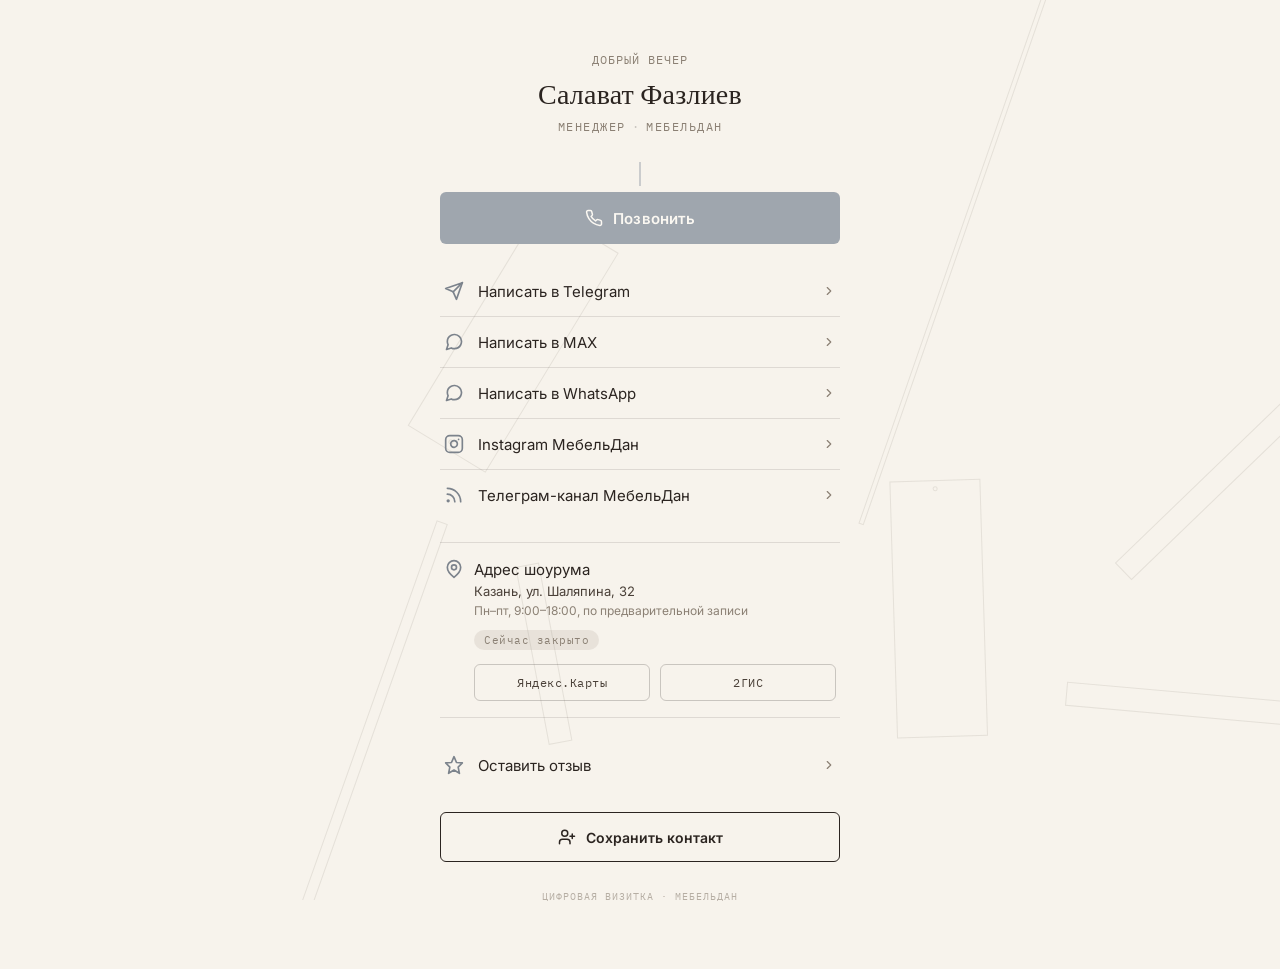
<file: index.html>
<!DOCTYPE html>
<html lang="ru">
<head>
<meta charset="UTF-8">
<meta name="viewport" content="width=device-width, initial-scale=1.0">
<title>Салават Фазлиев — МебельДан</title>
<meta name="description" content="Контакты менеджера МебельДан">
<link rel="preconnect" href="https://fonts.googleapis.com">
<link rel="preconnect" href="https://fonts.gstatic.com" crossorigin>
<link href="https://fonts.googleapis.com/css2?family=Fraunces:wght@500&family=Inter:wght@400;600&family=IBM+Plex+Mono:wght@400;500&display=swap" rel="stylesheet">
<link rel="stylesheet" href="style.css">
<link rel="manifest" href="manifest.json">
<link rel="apple-touch-icon" href="icons/apple-touch-icon.png">
<meta name="apple-mobile-web-app-capable" content="yes">
<meta name="apple-mobile-web-app-title" content="МебельДан">
<meta name="theme-color" content="#F7F3EC" media="(prefers-color-scheme: light)">
<meta name="theme-color" content="#1E1B17" media="(prefers-color-scheme: dark)">
</head>
<body>

<canvas id="furniture-bg" aria-hidden="true"></canvas>

<div class="card">

  <div class="header">
    <p class="greeting" id="greeting"></p>
    <p class="name">Салават Фазлиев</p>
    <p class="role-line">Менеджер<span class="sep">·</span>МебельДан</p>
  </div>

  <div class="seam-wrap"><div class="seam-line"></div></div>

  <a class="primary-btn" href="tel:+79600492284">
    <svg class="icon" viewBox="0 0 24 24" fill="none" stroke="currentColor" stroke-width="2" stroke-linecap="round" stroke-linejoin="round" style="color:inherit;width:18px;height:18px;"><path d="M22 16.92v3a2 2 0 0 1-2.18 2 19.79 19.79 0 0 1-8.63-3.07 19.5 19.5 0 0 1-6-6 19.79 19.79 0 0 1-3.07-8.67A2 2 0 0 1 4.11 2h3a2 2 0 0 1 2 1.72c.127.96.362 1.903.7 2.81a2 2 0 0 1-.45 2.11L8.09 9.91a16 16 0 0 0 6 6l1.27-1.27a2 2 0 0 1 2.11-.45c.907.338 1.85.573 2.81.7A2 2 0 0 1 22 16.92z"/></svg>
    Позвонить
  </a>

  <div class="row-list">

    <a class="row" href="https://t.me/salavatfazliev" target="_blank" rel="noopener">
      <svg class="icon" viewBox="0 0 24 24" fill="none" stroke="currentColor" stroke-width="2" stroke-linecap="round" stroke-linejoin="round"><path d="M22 2 11 13"/><path d="M22 2 15 22l-4-9-9-4 20-7z"/></svg>
      <span class="label">Написать в Telegram</span>
      <svg class="chevron" viewBox="0 0 24 24" fill="none" stroke="currentColor" stroke-width="2" stroke-linecap="round" stroke-linejoin="round"><path d="m9 18 6-6-6-6"/></svg>
    </a>

    <a class="row" href="https://max.ru/u/f9LHodD0cOLOuIBoDc32Gh796AgHJBX_c2Of_g_atAYO5zwZXWyX5hyXr0Q" target="_blank" rel="noopener">
      <svg class="icon" viewBox="0 0 24 24" fill="none" stroke="currentColor" stroke-width="2" stroke-linecap="round" stroke-linejoin="round"><path d="M21 11.5a8.38 8.38 0 0 1-.9 3.8 8.5 8.5 0 0 1-7.6 4.7 8.38 8.38 0 0 1-3.8-.9L3 21l1.9-5.7a8.38 8.38 0 0 1-.9-3.8 8.5 8.5 0 0 1 4.7-7.6 8.38 8.38 0 0 1 3.8-.9h.5a8.48 8.48 0 0 1 8 8v.5z"/></svg>
      <span class="label">Написать в МАХ</span>
      <svg class="chevron" viewBox="0 0 24 24" fill="none" stroke="currentColor" stroke-width="2" stroke-linecap="round" stroke-linejoin="round"><path d="m9 18 6-6-6-6"/></svg>
    </a>

    <a class="row" href="https://wa.me/79600492284" target="_blank" rel="noopener">
      <svg class="icon" viewBox="0 0 24 24" fill="none" stroke="currentColor" stroke-width="2" stroke-linecap="round" stroke-linejoin="round"><path d="M21 11.5a8.38 8.38 0 0 1-.9 3.8 8.5 8.5 0 0 1-7.6 4.7 8.38 8.38 0 0 1-3.8-.9L3 21l1.9-5.7a8.38 8.38 0 0 1-.9-3.8 8.5 8.5 0 0 1 4.7-7.6 8.38 8.38 0 0 1 3.8-.9h.5a8.48 8.48 0 0 1 8 8v.5z"/></svg>
      <span class="label">Написать в WhatsApp</span>
      <svg class="chevron" viewBox="0 0 24 24" fill="none" stroke="currentColor" stroke-width="2" stroke-linecap="round" stroke-linejoin="round"><path d="m9 18 6-6-6-6"/></svg>
    </a>

    <a class="row" href="https://www.instagram.com/mebeldankazan/" target="_blank" rel="noopener">
      <svg class="icon" viewBox="0 0 24 24" fill="none" stroke="currentColor" stroke-width="2" stroke-linecap="round" stroke-linejoin="round"><rect x="2" y="2" width="20" height="20" rx="5"/><path d="M16 11.37A4 4 0 1 1 12.63 8 4 4 0 0 1 16 11.37z"/><line x1="17.5" y1="6.5" x2="17.51" y2="6.5"/></svg>
      <span class="label">Instagram МебельДан</span>
      <svg class="chevron" viewBox="0 0 24 24" fill="none" stroke="currentColor" stroke-width="2" stroke-linecap="round" stroke-linejoin="round"><path d="m9 18 6-6-6-6"/></svg>
    </a>

    <a class="row" href="https://t.me/mebeldankazan" target="_blank" rel="noopener">
      <svg class="icon" viewBox="0 0 24 24" fill="none" stroke="currentColor" stroke-width="2" stroke-linecap="round" stroke-linejoin="round"><path d="M4 11a9 9 0 0 1 9 9"/><path d="M4 4a16 16 0 0 1 16 16"/><circle cx="5" cy="19" r="1"/></svg>
      <span class="label">Телеграм-канал МебельДан</span>
      <svg class="chevron" viewBox="0 0 24 24" fill="none" stroke="currentColor" stroke-width="2" stroke-linecap="round" stroke-linejoin="round"><path d="m9 18 6-6-6-6"/></svg>
    </a>

  </div>

  <div class="address-block">
    <div class="address-heading">
      <svg class="icon" viewBox="0 0 24 24" fill="none" stroke="currentColor" stroke-width="2" stroke-linecap="round" stroke-linejoin="round"><path d="M20 10c0 6-8 12-8 12s-8-6-8-12a8 8 0 0 1 16 0z"/><circle cx="12" cy="10" r="3"/></svg>
      <span>Адрес шоурума</span>
    </div>
    <p class="address-text">Казань, ул. Шаляпина, 32</p>
    <p class="address-hours">Пн–пт, 9:00–18:00, по предварительной записи</p>
    <span class="status-badge" id="open-status"></span>
    <div class="map-chips">
      <a class="map-chip" href="https://yandex.com/maps/-/CTeUqXOS" target="_blank" rel="noopener">Яндекс.Карты</a>
      <a class="map-chip" href="https://go.2gis.com/qxsog" target="_blank" rel="noopener">2ГИС</a>
    </div>
  </div>

  <div class="row-list">
    <a class="row" href="https://yandex.com/maps/-/CTeUqXOS" target="_blank" rel="noopener">
      <svg class="icon" viewBox="0 0 24 24" fill="none" stroke="currentColor" stroke-width="2" stroke-linecap="round" stroke-linejoin="round"><polygon points="12 2 15 9 22 9.5 17 14.5 18.5 22 12 18 5.5 22 7 14.5 2 9.5 9 9 12 2"/></svg>
      <span class="label">Оставить отзыв</span>
      <svg class="chevron" viewBox="0 0 24 24" fill="none" stroke="currentColor" stroke-width="2" stroke-linecap="round" stroke-linejoin="round"><path d="m9 18 6-6-6-6"/></svg>
    </a>
  </div>

  <button class="save-btn" id="saveContactBtn">
    <svg class="icon" viewBox="0 0 24 24" fill="none" stroke="currentColor" stroke-width="2" stroke-linecap="round" stroke-linejoin="round"><path d="M16 21v-2a4 4 0 0 0-4-4H6a4 4 0 0 0-4 4v2"/><circle cx="9" cy="7" r="4"/><line x1="19" y1="8" x2="19" y2="14"/><line x1="22" y1="11" x2="16" y2="11"/></svg>
    Сохранить контакт
  </button>

  <button class="save-btn install-btn" id="installBtn" style="display:none;">
    <svg class="icon" viewBox="0 0 24 24" fill="none" stroke="currentColor" stroke-width="2" stroke-linecap="round" stroke-linejoin="round"><path d="M12 3v12"/><path d="m7 10 5 5 5-5"/><path d="M5 21h14"/></svg>
    Добавить на главный экран
  </button>

  <p class="footer">Цифровая визитка · МебельДан</p>

</div>

<script src="site.js"></script>
<script src="furniture-bg.js"></script>
</body>
</html>
</file>
<file: style.css>
/* ==========================================================
   МебельДан — цифровая визитка. Общий стиль для всех карточек.
   ========================================================== */

:root {
  --bg: #F7F3EC;
  --paper: #FBF8F2;
  --ink: #2B2420;
  --ink-soft: #4A4038;
  --ink-muted: #8B8074;
  --brass: #B08D57;
  --brass-deep: #8C6A4F;
  --on-brass: #FBF8F2;
  --hairline: rgba(43, 36, 32, 0.12);
  --hairline-strong: rgba(43, 36, 32, 0.22);

  --font-display: 'Fraunces', Georgia, serif;
  --font-body: 'Inter', -apple-system, BlinkMacSystemFont, sans-serif;
  --font-mono: 'IBM Plex Mono', 'Courier New', monospace;
}

@media (prefers-color-scheme: dark) {
  :root {
    --bg: #1E1B17;
    --paper: #262220;
    --ink: #EDE7DD;
    --ink-soft: #C9C0B2;
    --ink-muted: #8F8676;
    --hairline: rgba(237, 231, 221, 0.12);
    --hairline-strong: rgba(237, 231, 221, 0.24);
  }
}

* { box-sizing: border-box; }

html, body {
  margin: 0;
  padding: 0;
  background: var(--bg);
  color: var(--ink);
  font-family: var(--font-body);
  -webkit-font-smoothing: antialiased;
}

body {
  min-height: 100vh;
  display: flex;
  justify-content: center;
  padding: 32px 16px 56px;
}

#furniture-bg {
  position: fixed;
  top: 0;
  left: 0;
  width: 100%;
  height: 100%;
  z-index: 0;
  pointer-events: none;
}

.card {
  width: 100%;
  max-width: 400px;
  position: relative;
  z-index: 1;
}

/* ---------- Header ---------- */

.header {
  text-align: center;
  padding: 20px 0 28px;
}

.monogram {
  width: 72px;
  height: 72px;
  margin: 0 auto 18px;
  border-radius: 50%;
  border: 1px solid var(--brass);
  display: flex;
  align-items: center;
  justify-content: center;
  font-family: var(--font-display);
  font-size: 24px;
  font-weight: 500;
  color: var(--brass-deep);
  background: var(--paper);
}

.greeting {
  font-family: var(--font-mono);
  font-size: 12px;
  letter-spacing: 1px;
  text-transform: uppercase;
  color: var(--ink-muted);
  margin: 0 0 10px;
}

.name {
  font-family: var(--font-display);
  font-size: 28px;
  font-weight: 500;
  letter-spacing: 0.2px;
  margin: 0 0 8px;
  color: var(--ink);
}

.role-line {
  font-family: var(--font-mono);
  font-size: 12px;
  letter-spacing: 1.5px;
  text-transform: uppercase;
  color: var(--ink-muted);
  margin: 0;
}

.role-line .sep {
  margin: 0 6px;
  color: var(--hairline-strong);
}

/* ---------- Seam (signature element) ---------- */

.seam-wrap {
  position: relative;
  height: 24px;
  margin: 0 0 6px;
}

.seam-line {
  position: absolute;
  left: 50%;
  top: 0;
  width: 1px;
  height: 100%;
  background: var(--brass);
  transform: translateX(-50%) scaleY(0);
  transform-origin: top;
  animation: draw-seam 0.7s ease-out 0.15s forwards;
}

@keyframes draw-seam {
  to { transform: translateX(-50%) scaleY(1); }
}

@media (prefers-reduced-motion: reduce) {
  .seam-line { animation: none; transform: translateX(-50%) scaleY(1); }
}

/* ---------- Primary action ---------- */

.primary-btn {
  display: flex;
  align-items: center;
  justify-content: center;
  gap: 10px;
  width: 100%;
  height: 52px;
  background: var(--brass);
  color: var(--on-brass);
  border: none;
  border-radius: 6px;
  font-family: var(--font-body);
  font-size: 15px;
  font-weight: 600;
  letter-spacing: 0.2px;
  text-decoration: none;
  margin-bottom: 22px;
  transition: background 0.15s ease, transform 0.1s ease;
}

.primary-btn:hover { background: var(--brass-deep); }
.primary-btn:active { transform: scale(0.98); }

/* ---------- Contact list ---------- */

.row-list {
  display: flex;
  flex-direction: column;
  margin-bottom: 22px;
}

.row {
  display: flex;
  align-items: center;
  gap: 14px;
  padding: 15px 4px;
  border-bottom: 1px solid var(--hairline);
  text-decoration: none;
  color: var(--ink);
  transition: opacity 0.15s ease;
}

.row:last-child { border-bottom: none; }
.row:hover { opacity: 0.65; }

.row .icon {
  flex-shrink: 0;
  width: 20px;
  height: 20px;
  color: var(--brass-deep);
}

.row .label {
  flex: 1;
  font-size: 15px;
}

.row .chevron {
  width: 14px;
  height: 14px;
  color: var(--ink-muted);
  flex-shrink: 0;
}

/* ---------- Address block ---------- */

.address-block {
  margin-bottom: 22px;
  padding: 16px 4px;
  border-top: 1px solid var(--hairline);
  border-bottom: 1px solid var(--hairline);
}

.address-heading {
  display: flex;
  align-items: center;
  gap: 10px;
  font-size: 15px;
  margin-bottom: 4px;
}

.address-heading .icon {
  width: 20px;
  height: 20px;
  color: var(--brass-deep);
  flex-shrink: 0;
}

.address-text {
  font-size: 13px;
  color: var(--ink-soft);
  margin: 0 0 4px 30px;
}

.address-hours {
  font-size: 12px;
  color: var(--ink-muted);
  margin: 0 0 10px 30px;
}

.status-badge {
  display: inline-block;
  margin: 0 0 14px 30px;
  padding: 3px 10px;
  border-radius: 20px;
  font-family: var(--font-mono);
  font-size: 11px;
  letter-spacing: 0.5px;
}

.status-open {
  background: rgba(99, 153, 34, 0.14);
  color: #3B6D11;
}

.status-closed {
  background: rgba(139, 128, 116, 0.14);
  color: var(--ink-muted);
}

@media (prefers-color-scheme: dark) {
  .status-open { color: #97C459; }
}

.map-chips {
  display: flex;
  gap: 10px;
  margin-left: 30px;
}

.map-chip {
  flex: 1;
  text-align: center;
  padding: 10px 8px;
  border: 1px solid var(--hairline-strong);
  border-radius: 6px;
  font-family: var(--font-mono);
  font-size: 12px;
  letter-spacing: 0.5px;
  text-decoration: none;
  color: var(--ink-soft);
  transition: border-color 0.15s ease, color 0.15s ease;
}

.map-chip:hover {
  border-color: var(--brass);
  color: var(--brass-deep);
}

/* ---------- Save contact ---------- */

.save-btn {
  display: flex;
  align-items: center;
  justify-content: center;
  gap: 10px;
  width: 100%;
  height: 50px;
  background: transparent;
  border: 1px solid var(--ink);
  border-radius: 6px;
  color: var(--ink);
  font-family: var(--font-body);
  font-size: 14px;
  font-weight: 600;
  cursor: pointer;
  margin-bottom: 28px;
  transition: background 0.15s ease, transform 0.1s ease;
}

.save-btn:hover { background: rgba(43, 36, 32, 0.05); }
.save-btn:active { transform: scale(0.98); }

.save-btn .icon { width: 18px; height: 18px; }

/* ---------- Footer ---------- */

.footer {
  text-align: center;
  font-family: var(--font-mono);
  font-size: 10px;
  letter-spacing: 1px;
  text-transform: uppercase;
  color: var(--ink-muted);
  opacity: 0.6;
}

/* ---------- Focus states ---------- */

a:focus-visible,
button:focus-visible {
  outline: 2px solid var(--brass);
  outline-offset: 2px;
}
</file>
